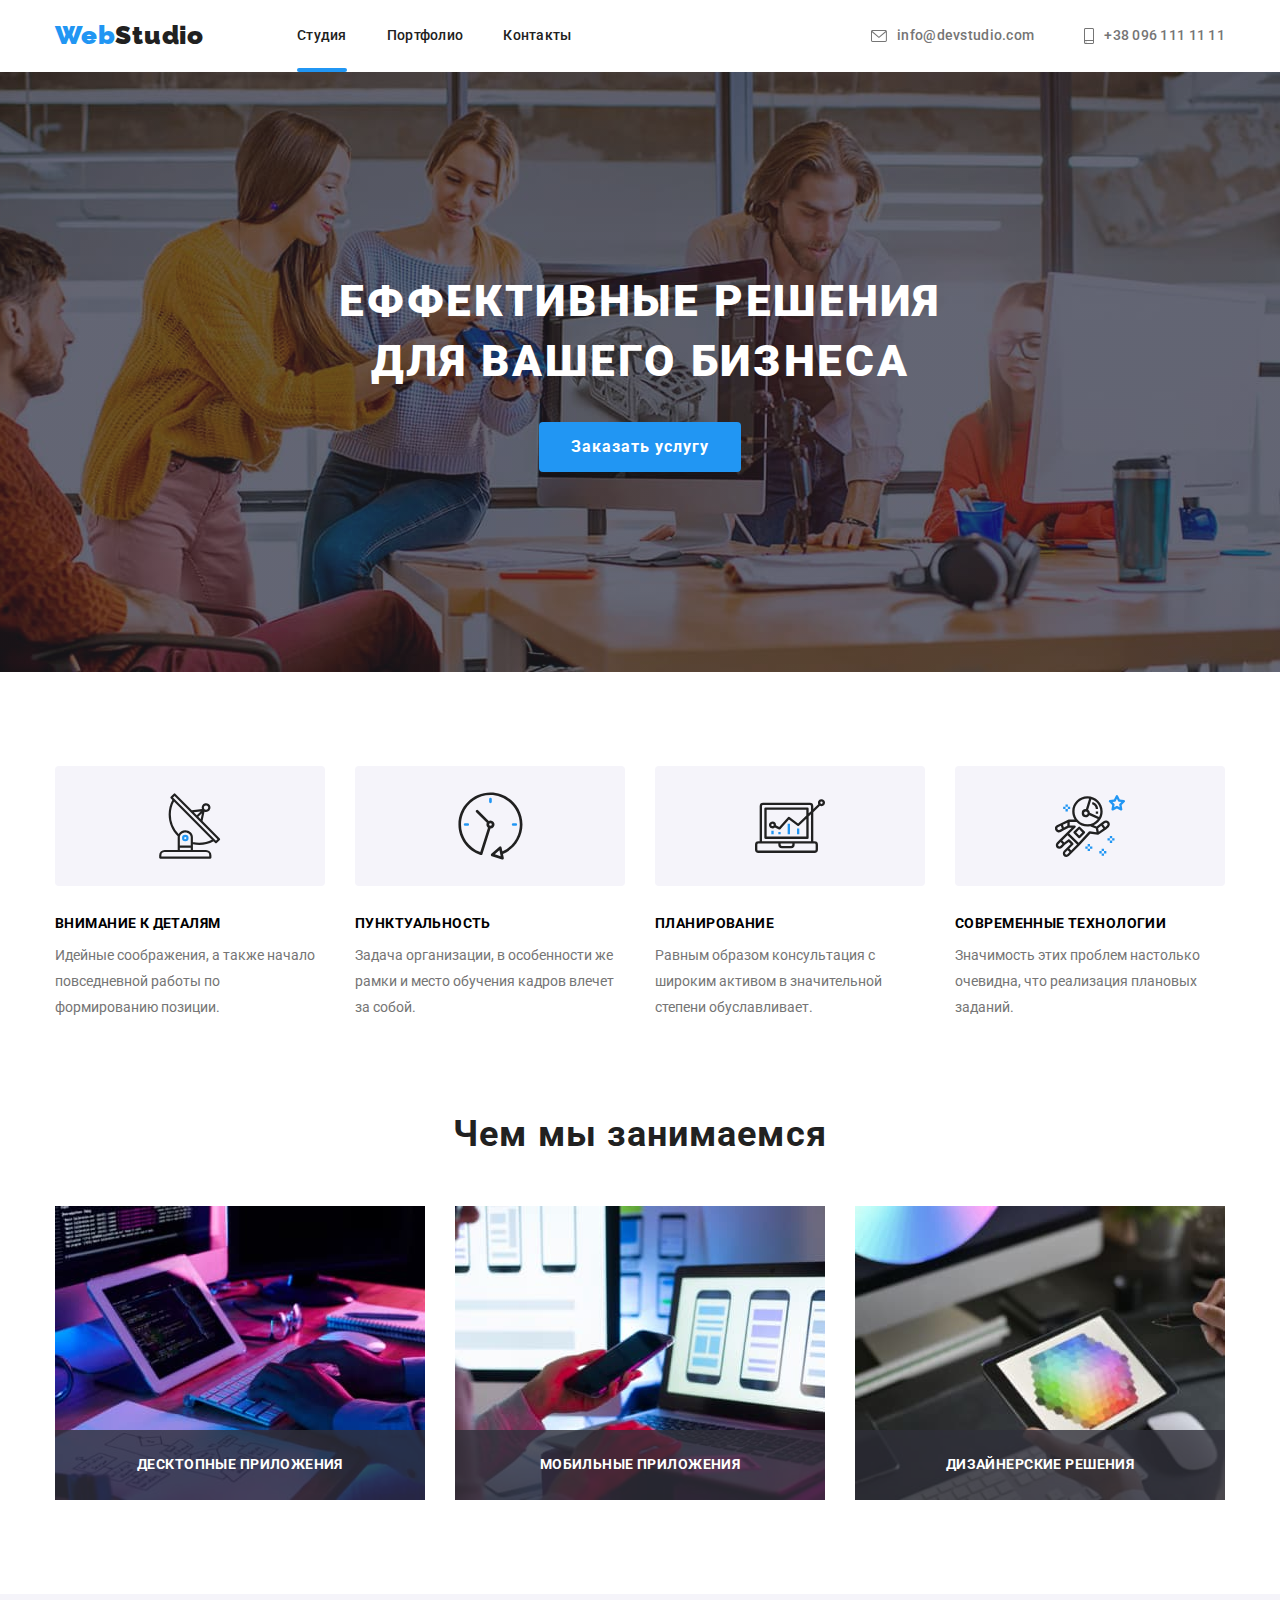
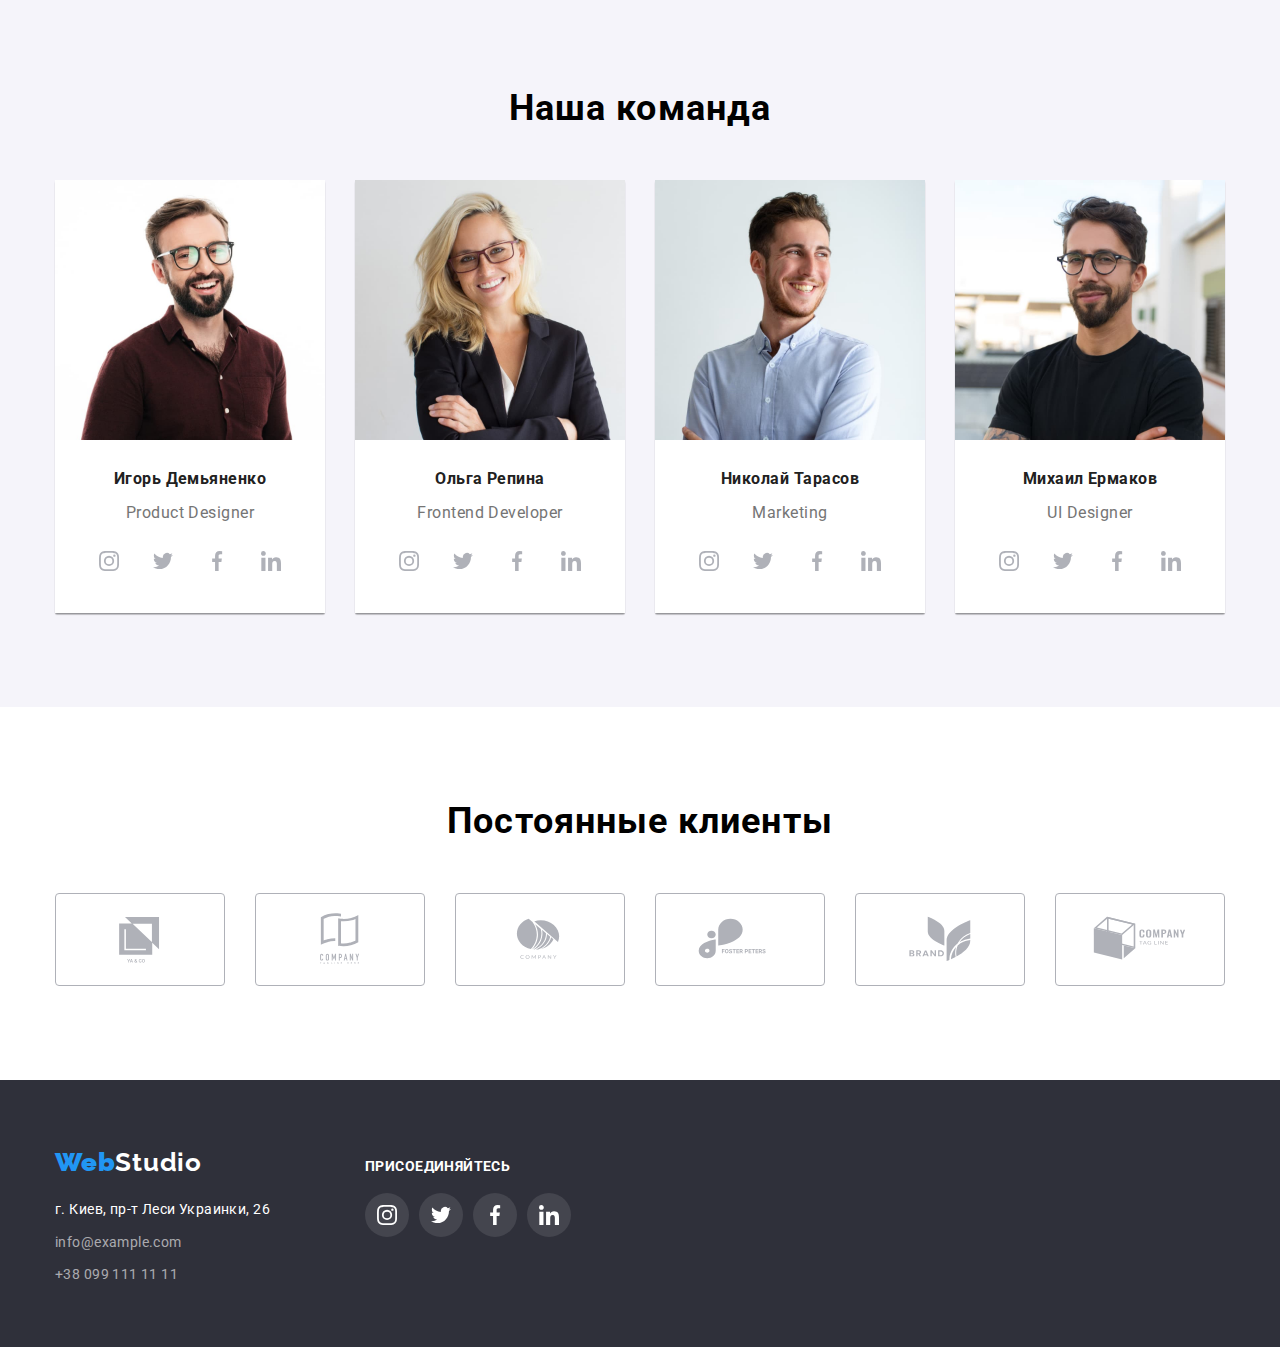
<file: index.html>
<!DOCTYPE html>
<html lang="en">
    <head>
        <meta charset="UTF-8">
        <meta http-equiv="X-UA-Compatible" content="IE=edge">
        <meta name="viewport" content="width=device-width, initial-scale=1.0">
        <title>WebStudio</title>
        <link href="https://fonts.googleapis.com/css2?family=Raleway:wght@700&family=Roboto:wght@400;500;700;900&display=swap" rel="stylesheet">
        <link rel="stylesheet" href="https://cdnjs.cloudflare.com/ajax/libs/modern-normalize/1.1.0/modern-normalize.min.css">  
        <link rel="stylesheet" href="./css/styles.css"> 
    </head>
    
    <body class="list">

    <header>
        <section>
           <div class="container">
            <nav class="head-nav">
                <div class="head">
                    <a href="./index.html" class="logo"><span class="web">Web</span>Studio</a>
                    <ul class="nav">
                        <li class="nav-item"><a href="./index.html" class="nav-link current">Студия</a></li>
                        <li class="nav-item"><a href="./portfolio.html" class="nav-link pointer">Портфолио</a></li>
                        <li class="nav-item"><a href="" class="nav-link pointer">Контакты</a></li>
                    </ul>
                </div>
                    <ul class="contact">
                        <li class="contact-item">
                            <a class="contact-link" href="mailto:info@devstudio.com" title="our email">
                                <svg class="contact-icon" width="16" height="12">
                                    <use href="./images/sprite.svg#envelope"></use>
                                </svg>info@devstudio.com
                            </a>
                        </li>
                        <li class="contact-item">
                            <a class="contact-link" href="tel:+380961111111" title="our phone" >
                                <svg class="contact-icon" width="10" height="16">
                                    <use href="./images/sprite.svg#smartphone"></use>
                                </svg>+38 096 111 11 11
                            </a>
                        </li>
                    </ul>
            </nav>
        </div> 
        </section>
    </header>
    
    <main>

        <section class="">

            <div class="overley hero">
                <h1 class="solution">еффективные решения <br /> для вашего бизнеса</h1>
                <button data-modal-open type="button" class="button pointer">
                    Заказать услугу
                </button>
            </div>

        </section>  

        <section class="section">
            
            <div class="container">

                <ul class="about">
                    <li class="article">
                        <div class="card-icon">
                            <svg class="icon-article" width="65.3" height="70">
                                <use href="./images/sprite.svg#antenna"></use>
                            </svg>
                        </div>
                        <h4 class="skills">Внимание к деталям</h4>
                        <p class="content">Идейные соображения, а также начало повседневной работы по формированию позиции.</p>
                    </li>
                    <li class="article">
                        <div class="card-icon">
                           <svg class="icon-article" width="66.96" height="70">
                                <use href="./images/sprite.svg#clock"></use>
                            </svg> 
                        </div>
                        <h4 class="skills">Пунктуальность</h4>
                        <p class="content">Задача организации, в особенности же рамки и место обучения кадров влечет за собой.</p>
                    </li>
                    <li class="article">
                        <div class="card-icon">
                            <svg class="icon-article" width="70" height="70">
                                <use href="./images/sprite.svg#diagram"></use>
                            </svg>
                        </div>
                        <h4 class="skills">Планирование</h4>
                        <p class="content">Равным образом консультация с широким активом в значительной степени обуславливает.</p>
                    </li>
                    <li class="article">
                        <div class="card-icon">
                            <svg class="icon-article" width="70" height="70">
                                <use href="./images/sprite.svg#astronaut"></use>
                            </svg>
                        </div>
                        <h4 class="skills">Современные технологии</h4>
                        <p class="content">Значимость этих проблем настолько очевидна, что реализация плановых заданий.</p>
                    </li>
                </ul>

            </div>

        </section>

        <section class="report">
                        
                <div class="container">
                    <h2 class="text-report">Чем мы занимаемся</h2>
                    <div class="photo">
                        <ul class="photo-report">
                            <li class="case">
                                <img src="./images/img1.jpg" width="370" alt="программист работает за столом в офисе">
                                <p class="case-text">Десктопные приложения</p>
                            </li>
                            <li class="case">
                                <img src="./images/img2.jpg" width="370" alt="веб-дизайнеры разработчики приложений смартфонов">
                                <p class="case-text">Мобильные приложения</p>
                            </li>
                            <li class="case">
                                <img src="./images/img3.jpg" width="370" alt="креативный художник веб дизайн с графическим планшетом">
                                <p class="case-text">Дизайнерские решения</p>
                            </li>
                        </ul>
                    </div>
                </div>
                
        </section>

        <section class="section team">
            <div class="container">
                <h2 class="team-title">Наша команда</h2>
                
                    <ul class="team-list">
                        <li class="team-item">
                            <img src="./images/Igor.jpg" width="270" alt="Igor Demyanenko">
                            <div class="team-wrapper">
                                <h3 class="team-subtitles">Игорь Демьяненко</h3>
                                <p class="team-text">Product Designer</p>
                                <ul class="social">
                                    <li class="social-item">
                                        <a class="icon-link" href="">
                                            <svg class="social-icon" width="20" height="20">
                                                <use href="./images/sprite.svg#instagram"></use>
                                            </svg>
                                        </a>
                                    </li>
                                    <li class="social-item">
                                        <a class="icon-link" href="">
                                            <svg class="social-icon" width="20" height="20">
                                                <use href="./images/sprite.svg#twitter"></use>
                                            </svg>
                                        </a>
                                    </li>
                                    <li class="social-item">
                                        <a class="icon-link" href="">
                                            <svg class="social-icon" width="20" height="20">
                                                <use href="./images/sprite.svg#facebook"></use>
                                            </svg>
                                        </a>
                                    </li>
                                    <li class="social-item">
                                        <a class="icon-link" href="">
                                            <svg class="social-icon" width="20" height="20">
                                                <use href="./images/sprite.svg#linkedin"></use>
                                            </svg>
                                        </a>
                                    </li>
                                </ul>
                            </div>
                        </li>
                        <li class="team-item">
                            <img src="./images/Olga.jpg" width="270" alt="Olga Repina">
                            <div class="team-wrapper">
                                <h3 class="team-subtitles">Ольга Репина</h3>
                                <p class="team-text">Frontend Developer</p>
                                <ul class="social">
                                    <li class="social-item">
                                        <a class="icon-link" href="">
                                            <svg class="social-icon" width="20" height="20">
                                                <use href="./images/sprite.svg#instagram"></use>
                                            </svg>
                                        </a>
                                    </li>
                                    <li class="social-item">
                                        <a class="icon-link" href="">
                                            <svg class="social-icon" width="20" height="20">
                                                <use href="./images/sprite.svg#twitter"></use>
                                            </svg>
                                        </a>
                                    </li>
                                    <li class="social-item">
                                        <a class="icon-link" href="">
                                            <svg class="social-icon" width="20" height="20">
                                                <use href="./images/sprite.svg#facebook"></use>
                                            </svg>
                                        </a>
                                    </li>
                                    <li class="social-item">
                                        <a class="icon-link" href="">
                                            <svg class="social-icon" width="20" height="20">
                                                <use href="./images/sprite.svg#linkedin"></use>
                                            </svg>
                                        </a>
                                    </li>
                                </ul>
                            </div>
                        </li>
                        <li class="team-item">
                            <img src="./images/Nikolaj.jpg" width="270" alt="Nikolaj Tarasov">
                            <div class="team-wrapper">
                                <h3 class="team-subtitles">Николай Тарасов</h3>
                                <p class="team-text">Marketing</p>
                                <ul class="social">
                                     <li class="social-item">
                                        <a class="icon-link" href="">
                                            <svg class="social-icon" width="20" height="20">
                                                <use href="./images/sprite.svg#instagram"></use>
                                            </svg>
                                        </a>
                                    </li>
                                    <li class="social-item">
                                        <a class="icon-link" href="">
                                            <svg class="social-icon" width="20" height="20">
                                                <use href="./images/sprite.svg#twitter"></use>
                                            </svg>
                                        </a>
                                    </li>
                                    <li class="social-item">
                                        <a class="icon-link" href="">
                                            <svg class="social-icon" width="20" height="20">
                                                <use href="./images/sprite.svg#facebook"></use>
                                            </svg>
                                        </a>
                                    </li>
                                    <li class="social-item">
                                        <a class="icon-link" href="">
                                            <svg class="social-icon" width="20" height="20">
                                                <use href="./images/sprite.svg#linkedin"></use>
                                            </svg>
                                        </a>
                                    </li>
                                </ul>
                            </div>
                        </li>
                        <li class="team-item">
                            <img src="./images/Mihail.jpg" width="270" alt="Mihail Ermakov">
                            <div class="team-wrapper">
                                <h3 class="team-subtitles">Михаил Ермаков</h3>
                                <p class="team-text">UI Designer</p>
                                <ul class="social">
                                    <li class="social-item">
                                        <a class="icon-link" href="">
                                            <svg class="social-icon" width="20" height="20">
                                                <use href="./images/sprite.svg#instagram"></use>
                                            </svg>
                                        </a>
                                    </li>
                                    <li class="social-item">
                                        <a class="icon-link" href="">
                                            <svg class="social-icon" width="20" height="20">
                                                <use href="./images/sprite.svg#twitter"></use>
                                            </svg>
                                        </a>
                                    </li>
                                    <li class="social-item">
                                        <a class="icon-link" href="">
                                            <svg class="social-icon" width="20" height="20">
                                                <use href="./images/sprite.svg#facebook"></use>
                                            </svg>
                                        </a>
                                    </li>
                                    <li class="social-item">
                                        <a class="icon-link" href="">
                                            <svg class="social-icon" width="20" height="20">
                                                <use href="./images/sprite.svg#linkedin"></use>
                                            </svg>
                                        </a>
                                    </li>
                                </ul>
                            </div>
                        </li>  
                    </ul>
                
            </div>
        </section>

        <section class="section">
            <div class="container">
                <h2 class="team-title">Постоянные клиенты</h2>
                <ul class="icon-clients">
                    <li class="icon-company">
                       <a class="icon-company-link" href=""><svg class="icon-logo" width="106" height="60"><use href="./images/sprite.svg#Logo-1"></use></svg></a> 
                    </li>
                    <li class="icon-company">
                       <a class="icon-company-link" href="">
                        <svg class="icon-logo" width="106" height="60">
                            <use href="./images/sprite.svg#Logo-2"></use>
                        </svg>
                    </a> 
                    </li>
                    <li class="icon-company">
                       <a class="icon-company-link" href="">
                        <svg class="icon-logo" width="106" height="60">
                            <use href="./images/sprite.svg#Logo-3"></use>
                        </svg>
                    </a> 
                    </li>
                    <li class="icon-company">
                       <a class="icon-company-link" href="">
                        <svg class="icon-logo" width="106" height="60">
                            <use href="./images/sprite.svg#Logo-4"></use>
                        </svg>
                    </a> 
                    </li>
                    <li class="icon-company">
                       <a class="icon-company-link" href="">
                        <svg class="icon-logo" width="106" height="60">
                            <use href="./images/sprite.svg#Logo-5"></use>
                        </svg>
                    </a> 
                    </li>
                    <li class="icon-company">
                       <a class="icon-company-link" href="">
                        <svg class="icon-logo" width="106" height="60">
                            <use href="./images/sprite.svg#Logo-6"></use>
                        </svg>
                    </a> 
                    </li>
                </ul>                
            </div>
        </section>

        <div data-modal class="backdrop is-hidden">
            <div class="modal">
                Lorem ipsum dolor sit, amet consectetur adipisicing elit. Vitae magni repellat totam sequi velit, ratione veritatis corrupti iure officiis itaque laborum neque, delectus aperiam magnam saepe quia atque enim recusandae ipsam tenetur. Beatae similique, qui ducimus odit doloribus maiores sint alias, earum, nihil nisi inventore accusamus non sapiente mollitia hic blanditiis harum voluptatem deleniti! Laboriosam ea voluptatem dolores officiis facilis ullam quaerat rerum, provident reiciendis explicabo ipsa eum ex blanditiis ratione qui vero ab aut dolorem, totam, dolor maiores. Repudiandae soluta, ullam ab ipsam eligendi, itaque, officiis dignissimos minima voluptate nobis ducimus vitae. Esse consectetur et aliquid officia cum placeat.
                <button data-modal-close class="button-close">
                    <!-- <a class="close" href="./index.html"> -->
                        <svg class="close-icon" width="30" height="30">
                            <use href="./images/sprite.svg#close"></use>
                        </svg>
                    <!-- </a>  -->
                </button>
                
            </div>

        </div>
        
    </main>

    <footer>

        <section class="section footer">
            <div class="container footer-item">
                <ul class="footer-contact">
                    <li class="footer-logo">
                        <a href="./index.html" class="logo"><span class="web">Web</span><span class="second">Studio</span></a>
                    </li>
                    <li class="footer-area">
                        <address>
                            <a href="https://www.google.com.ua" class="area">г. Киев, пр-т Леси Украинки, 26</a>
                        </address>
                    </li>
                    <li class="footer-area">
                        <a href="mailto:info@example.com" class="contact mail">info@example.com</a>
                    </li>
                    <li>
                        <a href="tel:+380991111111"  class="contact tell">+38 099 111 11 11</a>
                    </li>
                </ul>

                <div class="socail-link">
                    <h4 class="accede">присоединяйтесь</h4>
                    <ul class="footer-social">
                        <li class="footer-link">
                            <a class="social-icon-link" href="">
                                <svg class="footer-icon" width="20" height="20">
                                    <use href="./images/sprite.svg#instagram"></use>
                                </svg>
                            </a>
                        </li>
                        <li class="footer-link">
                            <a class="social-icon-link" href="">
                                <svg class="footer-icon" width="20" height="20">
                                    <use href="./images/sprite.svg#twitter"></use>
                                </svg>
                            </a>
                        </li>
                        <li class="footer-link">
                            <a class="social-icon-link" href="">
                                <svg class="footer-icon" width="20" height="20">
                                    <use href="./images/sprite.svg#facebook"></use>
                                </svg>
                            </a>
                        </li>
                        <li class="footer-link">
                            <a class="social-icon-link" href="">
                                <svg class="footer-icon" width="20" height="20">
                                    <use href="./images/sprite.svg#linkedin"></use>
                                </svg>
                            </a>
                        </li>
                    </ul>
                </div>
            </div>
        </section>
    
    </footer>
    
    <script src="./modal.js"></script>

</body>
    
</html>
</file>
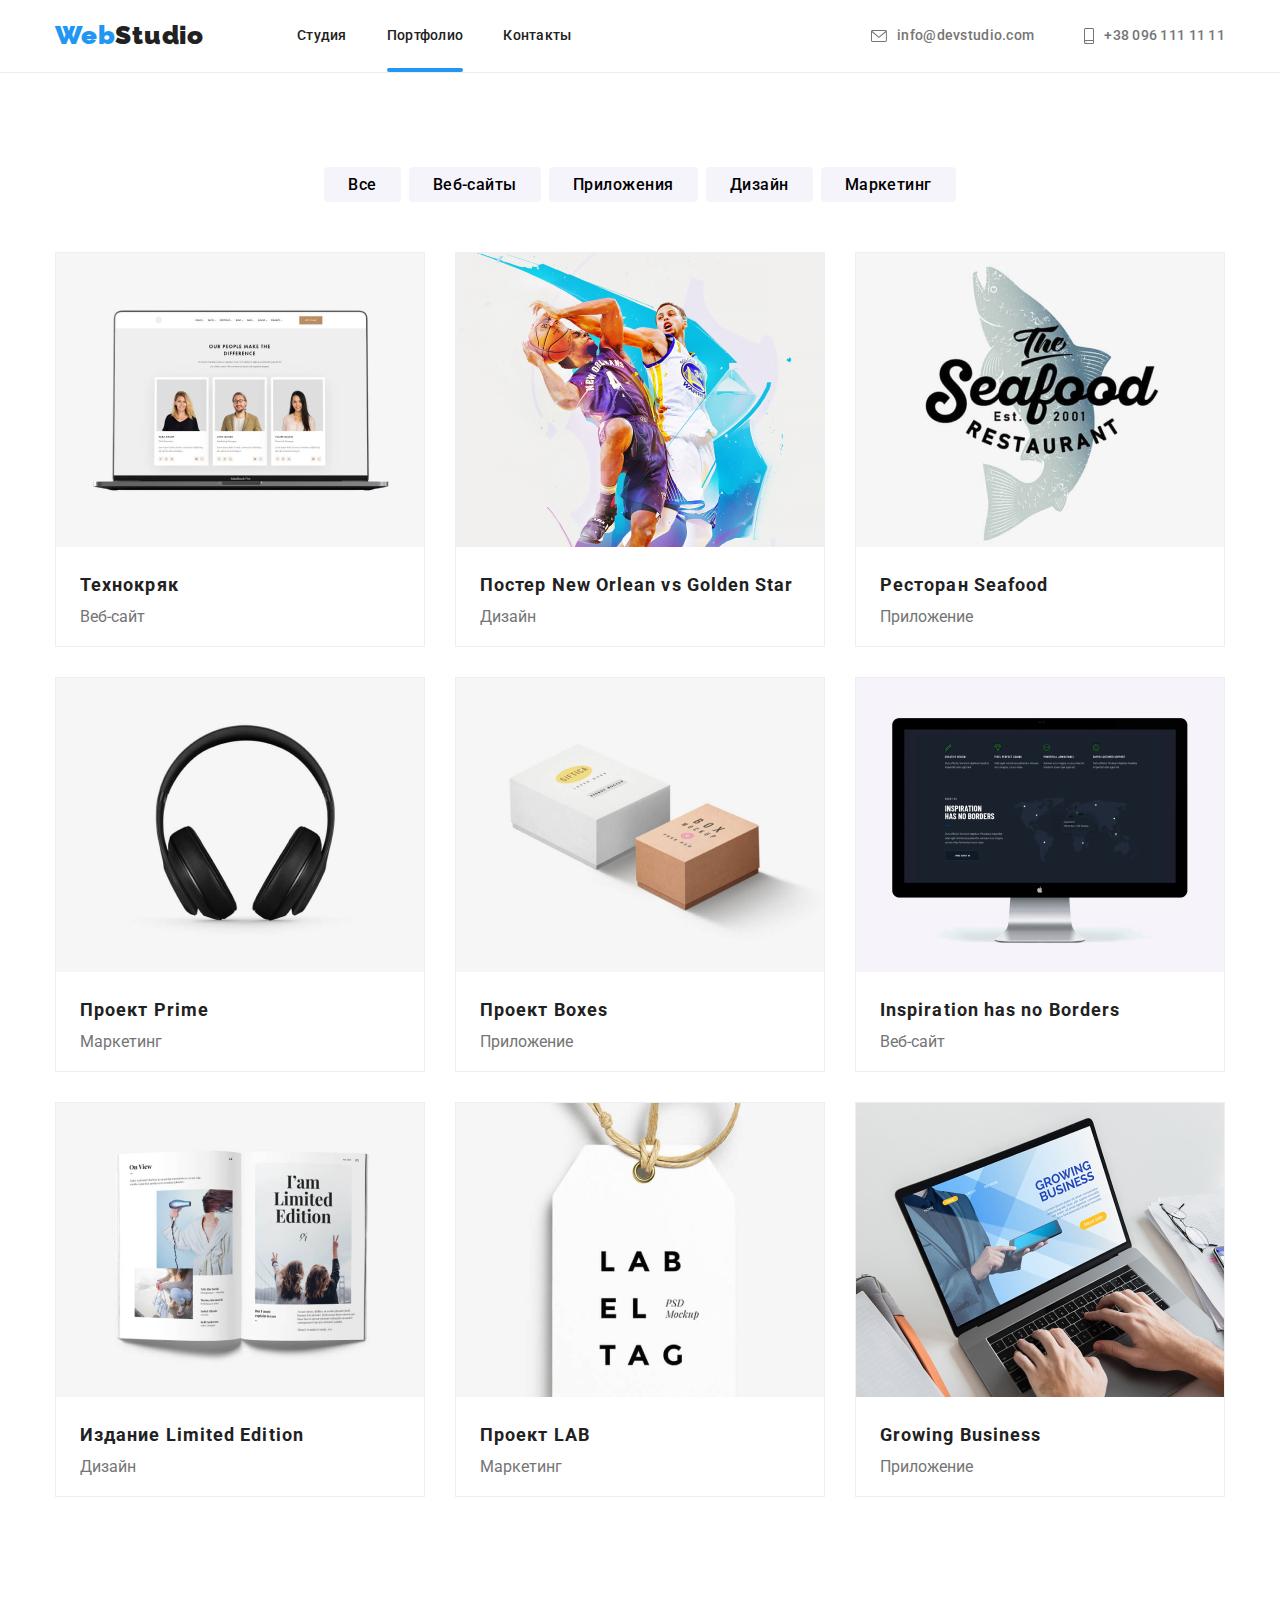
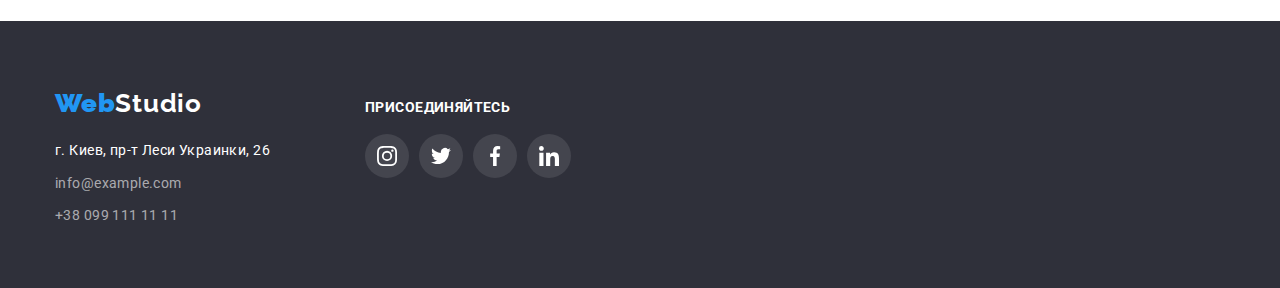
<file: portfolio.html>
<!DOCTYPE html> 
<html lang="en">

<head>
    <meta charset="UTF-8">
    <meta http-equiv="X-UA-Compatible" content="IE=edge">
    <meta name="viewport" content="width=device-width, initial-scale=1.0">
    <title>Портфолио</title>
    <link href="https://fonts.googleapis.com/css2?family=Raleway:wght@700&family=Roboto:wght@400;500;700;900&display=swap" rel="stylesheet">
    <link rel="stylesheet" href="./css/styles.css">
</head>
<!---->

<body  class="list">
    
    <header>
        <section class="border">
           <div class="container">
            <nav class="head-nav">
                <div class="head">
                    <a href="./index.html" class="logo"><span class="web">Web</span>Studio</a>
                    <ul class="nav">
                        <li class="nav-item"><a href="./index.html" class="nav-link">Студия</a></li>
                        <li class="nav-item"><a href="./portfolio.html" class="nav-link pointer current">Портфолио</a></li>
                        <li class="nav-item"><a href="" class="nav-link pointer">Контакты</a></li>
                    </ul>
                </div>
                    <ul class="contact">
                        <li class="contact-item">
                            <a class="contact-link" href="mailto:info@devstudio.com" title="our email">
                                <svg class="contact-icon" width="16" height="12">
                                    <use href="./images/sprite.svg#envelope"></use>
                                </svg>info@devstudio.com
                            </a>
                        </li>
                        <li class="contact-item">
                            <a class="contact-link" href="tel:+380961111111" title="our phone" >
                                <svg class="contact-icon" width="10" height="16">
                                    <use href="./images/sprite.svg#smartphone"></use>
                                </svg>+38 096 111 11 11
                            </a>
                        </li>
                    </ul>
            </nav>
        </div> 
        </section>
        
    </header>

    <main>
        <section class="section project">

            <div class="container ">

                <div class="btn-group">
                    <ul class="btn">
                        <li class="btn-select">
                            <button type="button" class="select pointer">все</button>
                            
                        </li>
                        <li class="btn-select">
                            <button type="button" class="select pointer">веб-<span class="low">сайты</span></button>
                            
                        </li>
                        <li class="btn-select"><button type="button" class="select pointer">приложения</button>
                            
                        </li>
                        <li class="btn-select"><button type="button" class="select pointer">дизайн</button>
                            
                        </li>
                        <li class="btn-select"><button type="button" class="select pointer">маркетинг</button>
                            
                        </li>
                    </ul>
                </div>

                <div class="albom">
                    <ul class="products">
                        <li class="products-box">
                            <a class="box-item" href="">
                                <div class="thumb-box">
                                    <img class="img" src="./images/Технокряк.jpg" width="370" alt="portfolio1">
                                    <p class="text-box">Технокряк это современная площадка распространения коронавируса. Компании используют эту платформу для цифрового шпионажа и атак на защищённые сервера конкурентов.</p>
                                </div>
                                <div class="description">
                                    <h3 class="link">Технокряк</h1>
                                    <p class="box">Веб-сайт</p>
                                </div>
                            </a>
                        </li>
                        <li class="products-box">
                            <a class="box-item" href="">
                                <div class="thumb-box">
                                   <img class="img" src="./images/Постер New Orlean vs Golden Star.jpg" width="370" alt="Poster"> 
                                    <p class="text-box">Технокряк это современная площадка распространения коронавируса. Компании используют эту платформу для цифрового шпионажа и атак на защищённые сервера конкурентов.</p>
                                </div>
                                <div class="description">
                                    <h3 class="link">Постер New Orlean vs Golden Star</h1>
                                    <p class="box">Дизайн</p>
                                </div>
                            </a>
                        </li>
                        <li class="products-box">
                            <a class="box-item" href="">
                                <div class="thumb-box">
                                   <img class="img" src="./images/Ресторан Seafood.jpg" width="370" alt="logotip"> 
                                   <p class="text-box">Технокряк это современная площадка распространения коронавируса. Компании используют эту платформу для цифрового шпионажа и атак на защищённые сервера конкурентов.</p>
                                </div>
                                <div class="description">
                                    <h3 class="link">Ресторан Seafood</h1>
                                    <p class="box">Приложение</p>
                                </div>
                            </a>
                        </li>
                        <li class="products-box">
                            <a class="box-item" href="">
                                <div class="thumb-box">
                                    <img class="img" src="./images/Проект Prime.jpg" width="370" alt="headphones">
                                    <p class="text-box">Технокряк это современная площадка распространения коронавируса. Компании используют эту платформу для цифрового шпионажа и атак на защищённые сервера конкурентов.</p>
                                </div>
                                <div class="description">
                                    <h3 class="link">Проект Prime</h1>
                                    <p class="box">Маркетинг</p>
                                </div>
                            </a>
                        </li>
                        <li class="products-box">
                            <a class="box-item" href="">
                                <div class="thumb-box">
                                    <img class="img" src="./images/Проект Boxes.jpg" width="370" alt="carton boxes">
                                    <p class="text-box">Технокряк это современная площадка распространения коронавируса. Компании используют эту платформу для цифрового шпионажа и атак на защищённые сервера конкурентов.</p>  
                                </div>
                                <div class="description">
                                    <h3 class="link">Проект Boxes</h1>
                                    <p class="box">Приложение</p>
                                </div>
                            </a>
                        </li>
                        <li class="products-box">
                            <a class="box-item" href="">
                                <div class="thumb-box">
                                    <img class="img" src="./images/Inspiration has no Borders.jpg" width="370" alt="monitor"> 
                                    <p class="text-box">Технокряк это современная площадка распространения коронавируса. Компании используют эту платформу для цифрового шпионажа и атак на защищённые сервера конкурентов.</p>       
                                </div>
                                <div class="description">
                                    <h3 class="link">Inspiration has no Borders</h1>
                                    <p class="box">Веб-сайт</p>
                                </div>
                            </a>                   
                        </li>
                        <li class="products-box">
                            <a class="box-item" href="">
                                <div class="thumb-box">
                                    <img class="img" src="./images/Издание Limited Edition.jpg" width="370" alt="monitor">
                                    <p class="text-box">Технокряк это современная площадка распространения коронавируса. Компании используют эту платформу для цифрового шпионажа и атак на защищённые сервера конкурентов.</p>     
                                </div>
                                <div class="description">
                                    <h3 class="link">Издание Limited Edition</h1>
                                    <p class="box">Дизайн</p>
                                </div>
                            </a>
                        </li>
                        <li class="products-box">
                            <a class="box-item" href="">
                                <div class="thumb-box">
                                    <img class="img" src="./images/Проект LAB.jpg" width="370" alt="label tag">
                                    <p class="text-box">Технокряк это современная площадка распространения коронавируса. Компании используют эту платформу для цифрового шпионажа и атак на защищённые сервера конкурентов.</p>
                                </div>
                                <div class="description">
                                    <h3 class="link">Проект LAB</h1>
                                    <p class="box">Маркетинг</p>
                                </div>
                            </a>
                        </li>
                        <li class="products-box">
                            <a class="box-item" href="">
                                <div class="thumb-box">
                                    <img class="img" src="./images/Growing Business.jpg" width="370" alt="notebook">
                                    <p class="text-box">Технокряк это современная площадка распространения коронавируса. Компании используют эту платформу для цифрового шпионажа и атак на защищённые сервера конкурентов.</p>
                                </div>
                                <div class="description">
                                    <h3 class="link">Growing Business</h1>
                                    <p class="box">Приложение</p>
                                </div>
                            </a>
                        </li>
                    </ul>
                </div>

            </div>

        </section>
    </main>

    <footer>
        <section class="section footer">
            <div class="container footer-item">
                <!-- <div class=""> -->
                    <ul class="footer-contact">
                        <li class="footer-logo">
                            <a href="./index.html" class="logo"><span class="web">Web</span><span class="second">Studio</span></a>
                        </li>
                        <li class="footer-area">
                            <address>
                                <a href="https://www.google.com.ua" class="area">г. Киев, пр-т Леси Украинки, 26</a>
                            </address>
                        </li>
                        <li class="footer-area">
                            <a href="mailto:info@example.com" class="contact mail">info@example.com</a>
                        </li>
                        <li>
                            <a href="tel:+380991111111"  class="contact tell">+38 099 111 11 11</a>
                        </li>
                    </ul>

                    <div class="socail-link">
                        <h4 class="accede">присоединяйтесь</h4>
                        <ul class="footer-social">
                            <li class="footer-link">
                                <a class="social-icon-link" href="">
                                    <svg class="footer-icon" width="20" height="20">
                                        <use href="./images/sprite.svg#instagram"></use>
                                    </svg>
                                </a>
                            </li>
                            <li class="footer-link">
                                <a class="social-icon-link" href="">
                                    <svg class="footer-icon" width="20" height="20">
                                        <use href="./images/sprite.svg#twitter"></use>
                                    </svg>
                                </a>
                            </li>
                            <li class="footer-link">
                                <a class="social-icon-link" href="">
                                    <svg class="footer-icon" width="20" height="20">
                                        <use href="./images/sprite.svg#facebook"></use>
                                    </svg>
                                </a>
                            </li>
                            <li class="footer-link">
                                <a class="social-icon-link" href="">
                                    <svg class="footer-icon" width="20" height="20">
                                        <use href="./images/sprite.svg#linkedin"></use>
                                    </svg>
                                </a>
                            </li>
                        </ul>
                
                    </div> 
                </div>
               
            </div>
            
           
        </section>
    </footer>
    
</body>
</file>
<file: css/styles.css>
:root {
    --primary-text-color: #212121;
    --secondr-text-color: #2196F3;
    --title-text-color: #757575;
    --primary-background-color: #E5E5E5;
    --section-color: #2F303A;
    --select-button-color: #F5F4FA;
    --color-social-network: #AFB1B8;
    --color-white: #ffffff;
    }

*,
*::before,
*::after {
  box-sizing: border-box;
}

body {
    padding: 0px;
    margin: 0px;
    font-family: Roboto, sans-serif;
}

a {
    text-decoration: none;
}

ul {
    list-style: none;
    margin: 0px;
    padding: 0px;
}

h1, 
h2, 
h3 {
    margin: 0px;
    padding: 0px;
}

img {
    display: block;
}

.container {
    margin: 0 auto;
    width: 1200px;
    padding-left: 15px;
    padding-right: 15px;
    /* background-color: none;  */
}

.section {
    padding: 94px 0px;
    margin: 0px;
}

/* --------------Хедр--------------- */

.head-nav {
    display: flex;
    align-items: center;
}

.border {
    border-bottom: 1px solid #ECECEC;
}

/* -----------------Хедр-Логотип-----------------*/
.logo {
    margin: 0px;
    padding: 24 px 0px 25px;
    margin-right: 93px;
    font-family: Raleway, sans-serif;
    font-style: normal;
    font-weight: 900;
    font-size: 26px;
    line-height: 1.2;
    letter-spacing: 0.03em;
    color: var(--primary-text-color);
    }

.web {
    color: var(--secondr-text-color);
}

/* -----------------Навигация----------------- */

.head {
    display: flex;
    align-items: center;
    /* padding: 24px 0px; */
}

.nav {
    display: flex;
    align-items: center;

    margin: 0px;
    padding: 0px;
}

.nav-link {
    position: relative;
    display: block;
    color: var(--primary-text-color);
    font-size: 14px;
    line-height: 1.14;
    font-weight: 500;
    letter-spacing: 0.02em;

    padding: 28px 0px;
    transition-duration: 250ms;
    transition-timing-function: cubic-bezier(0.4, 0, 0.2, 1); 
}

.current::after {
    content: '';
    bottom: 0;
    width: 100%;
    height: 4px;
    background-color: var(--secondr-text-color);
    position: absolute;
       
    border-radius: 2px;
    opacity: 1;
    display: block;  
    left: 0;
    transition: opacity 250ms cubic-bezier(0.4, 0, 0.2, 1);
}

.nav-link:hover,
.nav-link:focus  {
    color: var(--secondr-text-color);
}


.nav .nav-item + .nav-item {
    margin-left: 40px;
}


/******************** Хедр-контакты **************************/
.contact {
    display: flex;
    align-items: center;
    margin-left: auto;
}

/* .contact-item {
} */

.contact-item + .contact-item {
    margin-left: 50px;
}

.contact-link {
    display: flex;
    align-items: center;
    
    color: var(--title-text-color);
    font-size: 14px;
    line-height: 1.14;
    font-weight: 500;
    letter-spacing: 0.02em;

    transition-duration: 250ms;
    transition-timing-function: cubic-bezier(0.4, 0, 0.2, 1);
}

.contact-icon {
    margin-right: 10px;
    fill: var(--title-text-color);

    transition-duration: 250ms;
    transition-timing-function: cubic-bezier(0.4, 0, 0.2, 1);
} 

.contact-link:hover,
.contact-link:focus {
    color: var(--secondr-text-color);
}

.contact-link:hover .contact-icon,
.contact-link:focus .contact-icon {
    fill: var(--secondr-text-color);
}

/* Курсор */
.pointer {
    cursor: pointer;
}

/* ===========================Home page=========================== */

.overley {
    max-width: 1600px;
    height: 600px;
    margin-left: auto;
    margin-right: auto;
    background-image: linear-gradient(to bottom,
        rgba(47, 48, 58, 0.4),
        rgba(47, 48, 58, 0.4)
        ), url("../images/hero.jpg");
        
     background-repeat: no-repeat;
     background-position: center;
}

.hero {
    padding-top: 200px;
    padding-bottom: 200px;
    text-align: center;
    background-color: var(--section-color);
    color: var(--color-white);
}

.solution {
    margin: 0px;
    bottom: 0px;
    margin-bottom: 30px;

    font-weight: 900;
    font-size: 44px;
    line-height: 1.36;
    letter-spacing: 0.06em;
    text-transform: uppercase;
    color: var(--color-white);
}

.button {
    border: none;
    border-radius: 4px;

    background-color: var(--secondr-text-color);
    color: var(--color-white);
    font-family: Roboto, sans-serif;
    font-weight: 700;
    font-size: 16px;
    line-height: 1.87;
    letter-spacing: 0.06em;
    text-align: center;
    padding: 10px 32px;
}  

.about {
    display: flex;
}

.article {
    width: 270px;
}

.about .article + .article {
    margin-left: 30px;
}

.card-icon {
    margin: 0px;
    margin-bottom: 30px;
    width: 270px;
    height: 120px;
       
    display: flex;
    justify-content: center;
    align-items: center;
    background-color: var(--select-button-color);
    border: none;
    border-radius: 4px;
}

.icon-article {
    margin: 0px;
    padding: 0px;
    border-radius: 4px;
}

.skills {
    margin-bottom: 10px;
   
    text-transform: uppercase;
    font-weight: 700;
    font-size: 14px;
    line-height: 1.14;
    letter-spacing: 0.03em;
}

.content {
    margin: 0px;
    padding: 0px;
  
    color: var(--title-text-color);
    font-family: Roboto, sans-serif;
    font-size: 14px;
    line-height: 1.87;
}

.report {
    padding-bottom: 94px;
}

.text-report {
    text-align: center;
    font-weight: 700;
    font-size: 36px;
    line-height: 1.16;
    letter-spacing: 00.03em;
    color: var(--primary-text-color);

    margin-bottom: 50px;
}

.photo {
    padding: 0px;
    margin: 0px;
}

.photo-report {
    display: flex;
    margin: 0px;
    padding: 0px;
        
    text-align: center;
}

.photo-report .case + .case {
    padding-left: 30px;
}

.case {
    margin: 0px;
    padding: 0px;    
    position: relative;
    display: flex;
    align-items:flex-end;
    justify-content: center;
}

.case-text {
    text-transform: uppercase;
    font-weight: 700;
    font-size: 14px;
    
    line-height: 1.14;
    letter-spacing: 00.03em;
    color: var(--color-white);
    background-color: rgba(47, 48, 58, 0.8);
    padding: 27px 0px;
    
    width: 370px;
    position: absolute;
    margin: 0px;
}

.team {
    background-color: var(--select-button-color);
}

.team-title {
    text-align: center;
    font-weight: 700;
    font-size: 36px;
    line-height: 1.16;
    letter-spacing: 0.03em;
    margin-bottom: 50px;
}

.team-list {
    display: flex;
}

.team-list .team-item + .team-item {
    margin-left: 30px;
}

.team-item {
    border-bottom-left-radius: 4px;
    border-bottom-right-radius: 4px;
    border-radius: 2px;
    box-shadow: 0px 2px 1px rgba(0, 0, 0, 0.2), 
                0px 1px 1px rgba(0, 0, 0, 0.14), 
                0px 1px 1px rgba(0, 0, 0, 0.12);
}

.team-wrapper {
    padding-top: 30px;
    padding-bottom: 30px;
    background-color: var(--color-white);
}

.team-subtitles {
    color: var(--primary-text-color);
    font-weight: 700;
    font-size: 16px;
    line-height: 1.16;
    letter-spacing: 00.03em;
    text-align: center;
}

.team-text {
    color: var(--title-text-color);
    font-size: 16px;
    line-height: 1.18;
    letter-spacing: 0.03em;
    text-align: center;
}

.social {
    display: flex;
    justify-content: center;
    margin-top: 16px;  
}

.social-item {
    width: 44px;
    height: 44px;
}

.social-item:not(:last-child) {
    margin-right: 10px;
}
    
.icon-link {
    display: flex;
    align-items: center;
    justify-content: center;
    border-radius: 50%;
    
    width: 100%;
    height: 100%;    
    transition-duration: 250ms;
    transition-timing-function: cubic-bezier(0.4, 0, 0.2, 1);
}

.social-icon {
    fill: var(--color-social-network);
    transition-duration: 250ms;
    transition-timing-function: cubic-bezier(0.4, 0, 0.2, 1);
}

.icon-link:hover,
.icon-link:focus {
    background-color: var(--secondr-text-color);
}

.icon-link:hover .social-icon,
.icon-link:focus .social-icon {
    fill: #ffffff;
}

.icon-clients {
    display:flex;
    justify-content: center;
    align-items: center;
}

.icon-company {
}

.icon-company:not(:last-child) {
    margin-right: 30px;
} 


.icon-company-link {
    display: flex;
    align-items: center;
    justify-content: center;
    border: 1px solid var(--color-social-network);
    border-radius: 4px;

    transition-duration: 250ms;
    transition-timing-function: cubic-bezier(0.4, 0, 0.2, 1);
}

.icon-company-link:hover,
.icon-company-link:focus{
    border: 1px solid var(--secondr-text-color);
}

.icon-company-link:hover .icon-logo,
.icon-company-link:focus .icon-logo{
    fill: var(--secondr-text-color);
}

.icon-logo {
    padding: 16px 32px;
    /* width: 170px;
    height:  92px; */
    width: 100%;
    height: 100%;
    fill: var(--color-social-network);
    border-color: 1px  var(--color-social-network);

    transition-duration: 250ms;
    transition-timing-function: cubic-bezier(0.4, 0, 0.2, 1);
}


/* ==============================Модальное окно========================= */

.backdrop {
    position: fixed;
    top: 0%;
    left: 0%;
    width: 100%;
    height: 100%;

    background-color: rgba(0, 0, 0, 0.2);
}

.backdrop.is-hidden{
    opacity: 0;
    pointer-events:none;
}

.modal {
    position: absolute;
    left: 50%;
    top: 50%;
    transform: translate(-50%, -50%);

    min-height: 528px;
    width: 580px;
    border: 1px solid #ffffff;
    border-radius: 4px;
    background-color: #ffffff;
    padding: 50px;

    text-align: center;
    font-size: 14px;
}

.button-close {
    position: absolute;
    fill: none;
    right: 8px;
    top: 8px;
    border: none;
    background: local;
}

.close-icon{ 
   color: rgba(0, 0, 0, 0.1);
    
}


/* ==============================Футер логотип========================= */

.footer {
    background-color: var(--section-color);
    padding: 60px 0px;
    /* padding-top: 60px;
    padding-bottom: 60px; */
}

.footer-item {
    display: flex;
    align-items: baseline;
}

footer .second {
    color: var(--color-white);
    font-family: Raleway, sans-serif;
    font-style: normal;
    font-weight: 700;
    font-size: 26px;
    line-height: 1.2;
    letter-spacing: 0.03em;
}

.footer-logo {
    margin-bottom: 20px;
}
.footer-area {
    margin-bottom: 9px;
}

.area {
    font-family: Roboto, sans-serif;
    color: var(--color-white);
    font-style: normal;
    font-size: 14px;
    line-height: 1.7;
    letter-spacing: 0.03em;
    padding-bottom: 20px;
}

/*========================== Футер контакт============================== */


.footer-contact .contact {
font-family: Roboto, sans-serif;
font-size: 14px;
line-height: 1.71;
letter-spacing: 0.03em;
color: rgba(255, 255,255, 0.6);
}

.footer-contact {
    margin-right: 70px;
} 

.socail-link {
    color: var(--color-white);
    margin-bottom: 10px;
}

.accede {    
    text-transform: uppercase;
    font-weight: 700;
    font-size: 14px;
    line-height: 1.14;
    letter-spacing: 0.03em;
}

.footer-social {
    display: flex;
    justify-content: center;
}

.footer-link {
    width: 44px;
    height: 44px;
}

.footer-link:not(:last-child) {
    margin-right: 10px;
}

.footer-icon {
    fill: #ffffff;
}

.social-icon-link {
    display: flex;
    align-items: center;
    justify-content: center;
    border-radius: 50%;
    width: 100%;
    height: 100%;  
}

.social-item {     
}

.footer-icon {
    fill: #ffffff;    
}


.social-icon-link {
    background-color: rgba(255, 255, 255, 0.1);

    transition-duration: 250ms;
    transition-timing-function: cubic-bezier(0.4, 0, 0.2, 1);
}


.social-item {    
}

.social-icon-link:hover .footer-icon,
.social-icon-link:focus .footer-icon {
    fill: #ffffff;
} 

.social-icon-link:hover,
.social-icon-link:focus {
    background-color: var(--secondr-text-color);
}


/*********************************** ПОРТФОЛИО ************************************/
.project {
    padding: 94px 0px;
}

.btn-group {
}

.btn {
    display: flex;
    justify-content: center;
    margin: 0px;
    padding: 0px;
    margin-left: auto;
    margin-right: auto;
    margin-bottom: 50px;
}

.btn-select{
    
}

.btn-select .select:hover {
    background-color: var(--secondr-text-color);
    color: var(--color-white);
}

.btn-select .select:focus {
    background-color: var(--secondr-text-color);
    color: var(--color-white);
}

.btn-select .select:hover {
    box-shadow: 0px 2px 2px rgba(0, 0, 0, 0.12),
                0px 1px 2px rgba(0, 0, 0, 0.8),
                0px 3px 1px rgba(0, 0, 0, 0.1);
}

.btn-select .select:focus {
    box-shadow: 0px 2px 2px rgba(0, 0, 0, 0.12),
                0px 1px 2px rgba(0, 0, 0, 0.8),
                0px 3px 1px rgba(0, 0, 0, 0.1);
}

.select {
    border-radius: 4px;
    padding: 6px 22px;
    margin: 0px;
    outline: 0px;
    border-color: transparent; 

    font-family: Roboto, sans-serif;
    background-color: var(--select-button-color);
    text-transform:capitalize;
    font-weight: 500;
    font-size: 16px;
    letter-spacing: 0.03em;

    transition-duration: 250ms;
    transition-timing-function: cubic-bezier(0.4, 0, 0.2, 1);
}

.products {
    display: flex;
    flex-wrap: wrap;
}

.products-box {
    margin-bottom: 30px;
    margin-right: 30px;
    width: 370px;
    border: 1px solid #EEEEEE;

    transition-duration: 250ms;
    transition-timing-function: cubic-bezier(0.4, 0, 0.2, 1);
}

.products-box:nth-child(3n) {
    margin-right: 0px;
}

.products-box:hover,
.products-box:focus {
    box-shadow: 1px 4px 6px rgba(0, 0, 0, 0.16),
                1px 4px 4px rgba(0, 0, 0, 0.06),
                1px 1px 1px rgba(0, 0, 0, 0.12);
    
}

.products-box:hover .text-box {
    transform: translateY(0%);
}

.thumb-box {
    position: relative;
    overflow: hidden;
}

.img {
    margin: 0px;
    padding: 0px;
}

.text-box {
    background-color: rgba(33, 150, 243, 0.9);
    color: var(--color-white);
    font-size: 18px;
    font-weight: 400;
    line-height: 1.5555;
    margin: 0px;
    width: 100%;
    height: 100%;
    padding: 63px 24px 63px 24px;

    display: inline-block;
    position: absolute;
    top: 0%;
    left: 0%;
    transform: translateY(100%);
    transition-duration: 250ms;
    transition-timing-function: cubic-bezier(0.4, 0, 0.2, 1);
}

.description {
    padding: 20px 24px;

}

.link {
    margin: 0px;
    padding: 0px;
    margin-bottom: 4px;
    font-family: Roboto, sans-serif;
    font-weight: 700;
    font-size: 18px;
    line-height: 2;
    letter-spacing: 0.06em;
    color: var(--primary-text-color);
}

.box {
    margin: 0px;
    padding: 0px;
    
    Font-family: Roboto;
    color: var(--title-text-color);
}

.btn li:not(:last-child) {
    margin-right: 8px;
}

/************************* Фильтр портфолио ************************/
.stile {
    font-family: Roboto, sans-serif;
    text-transform: capitalize;
    color: var(--primary-text-color);
    font-size: 16px;
    font-weight: 500;
    line-height: 1.62;
    letter-spacing: 0.03em;
}

.low {
    text-transform: none;
}

/* Портфолио */
.product {
    font-family: Roboto, sans-serif;
    font-size: 16px;
    line-height: 1.87;
    letter-spacing: 0.03em;
    color: var(--title-text-color);
}
</file>
